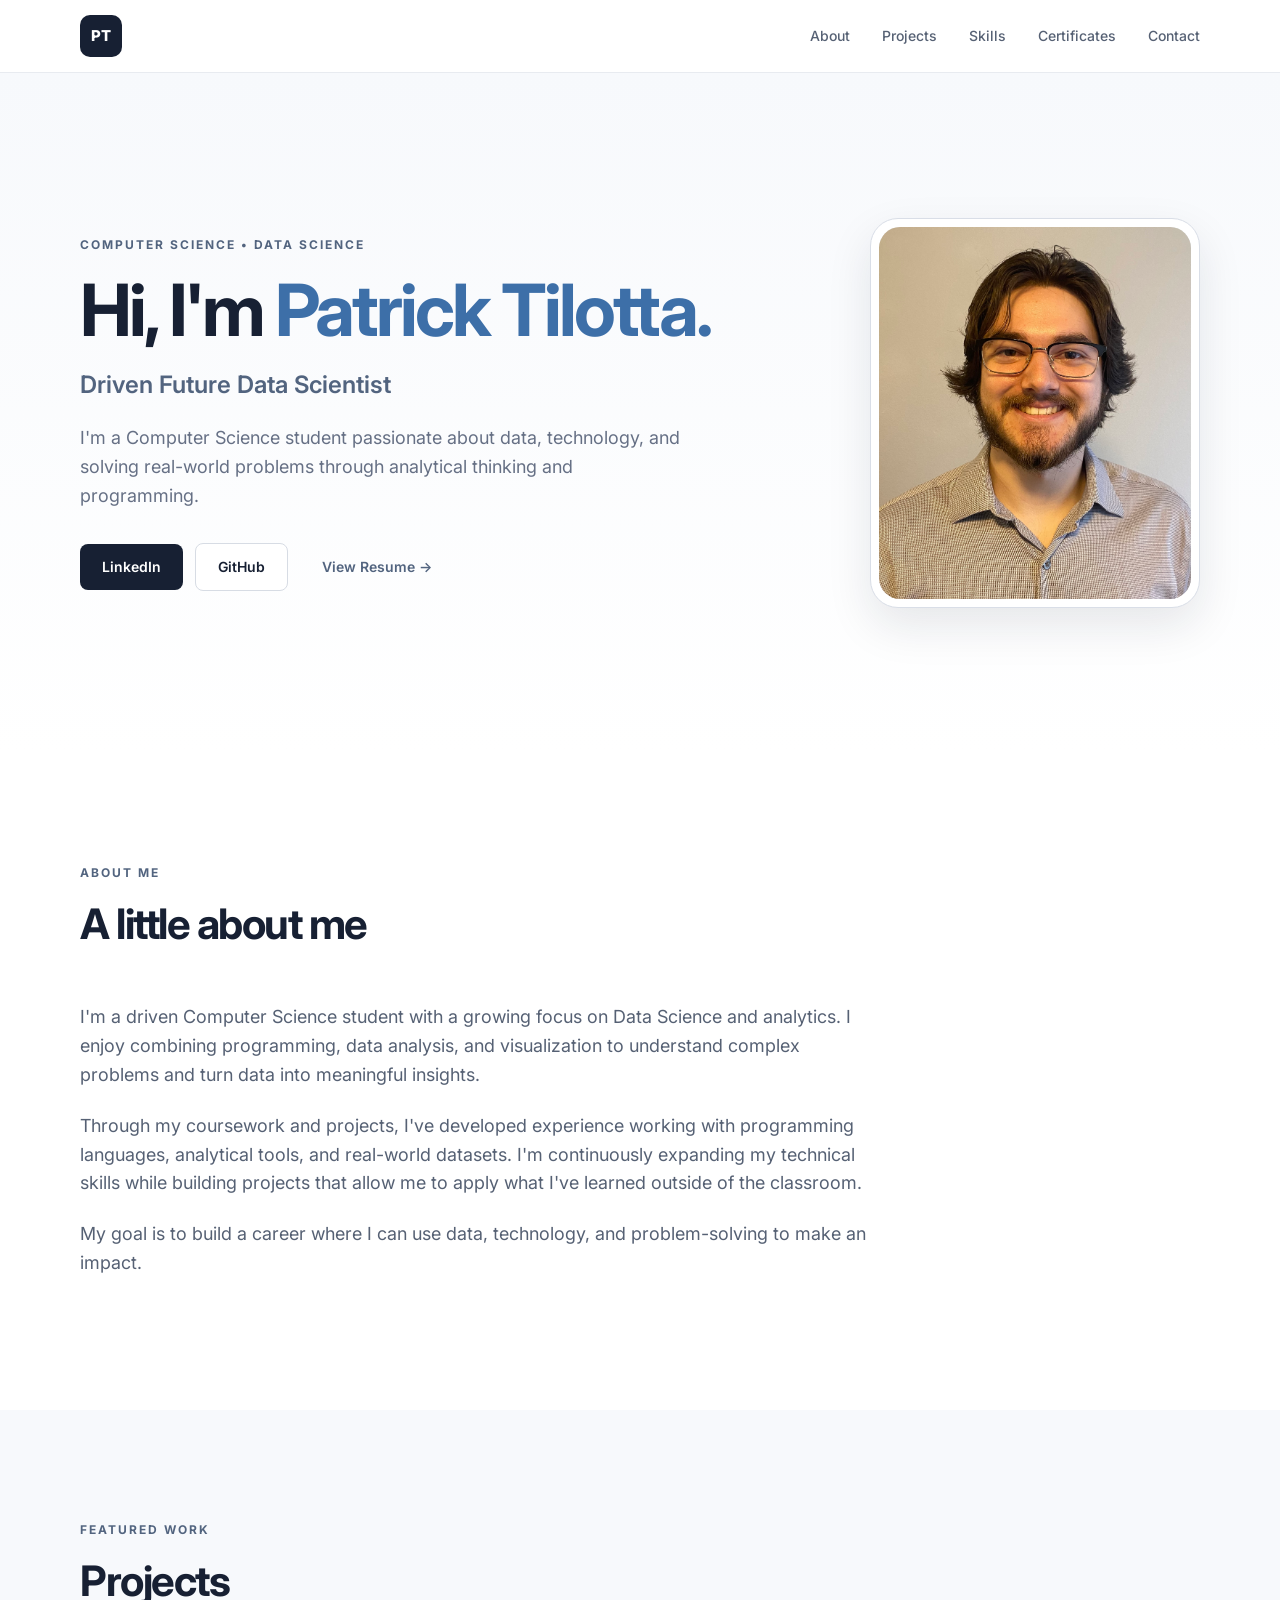
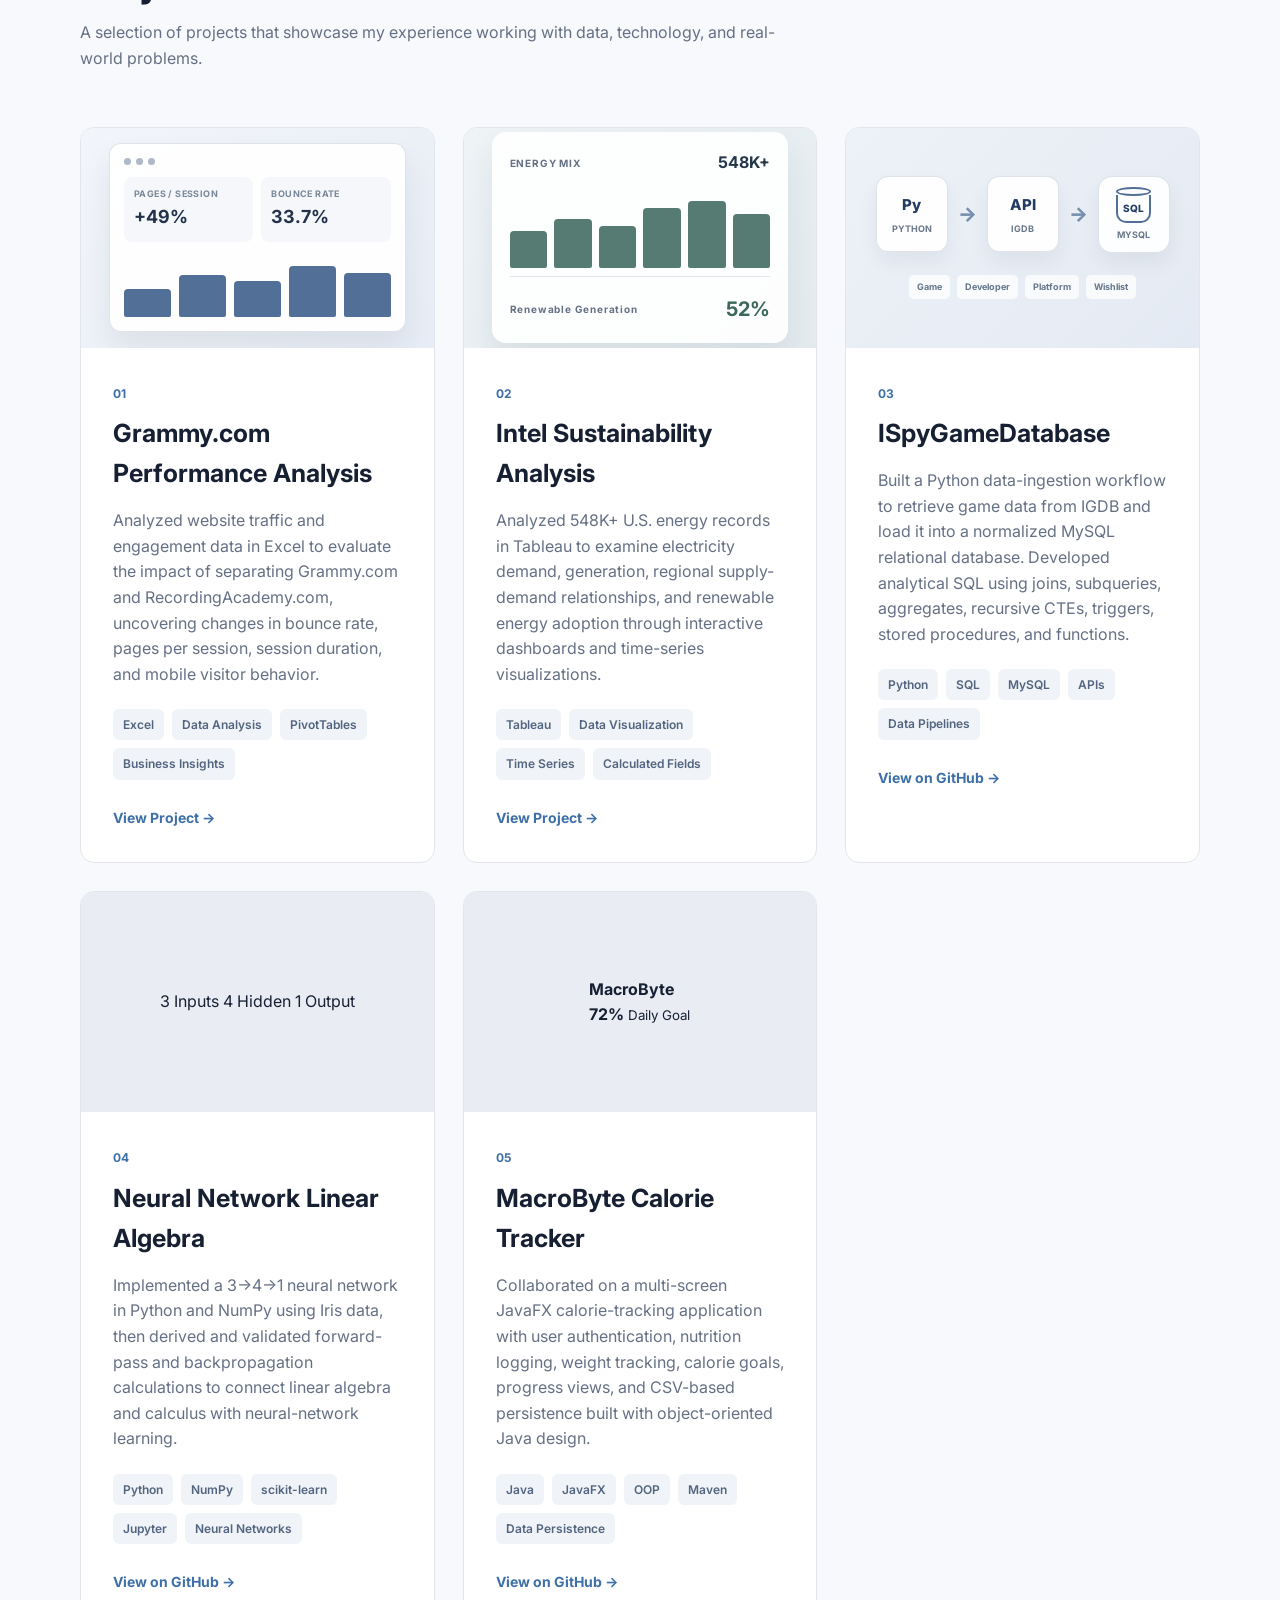
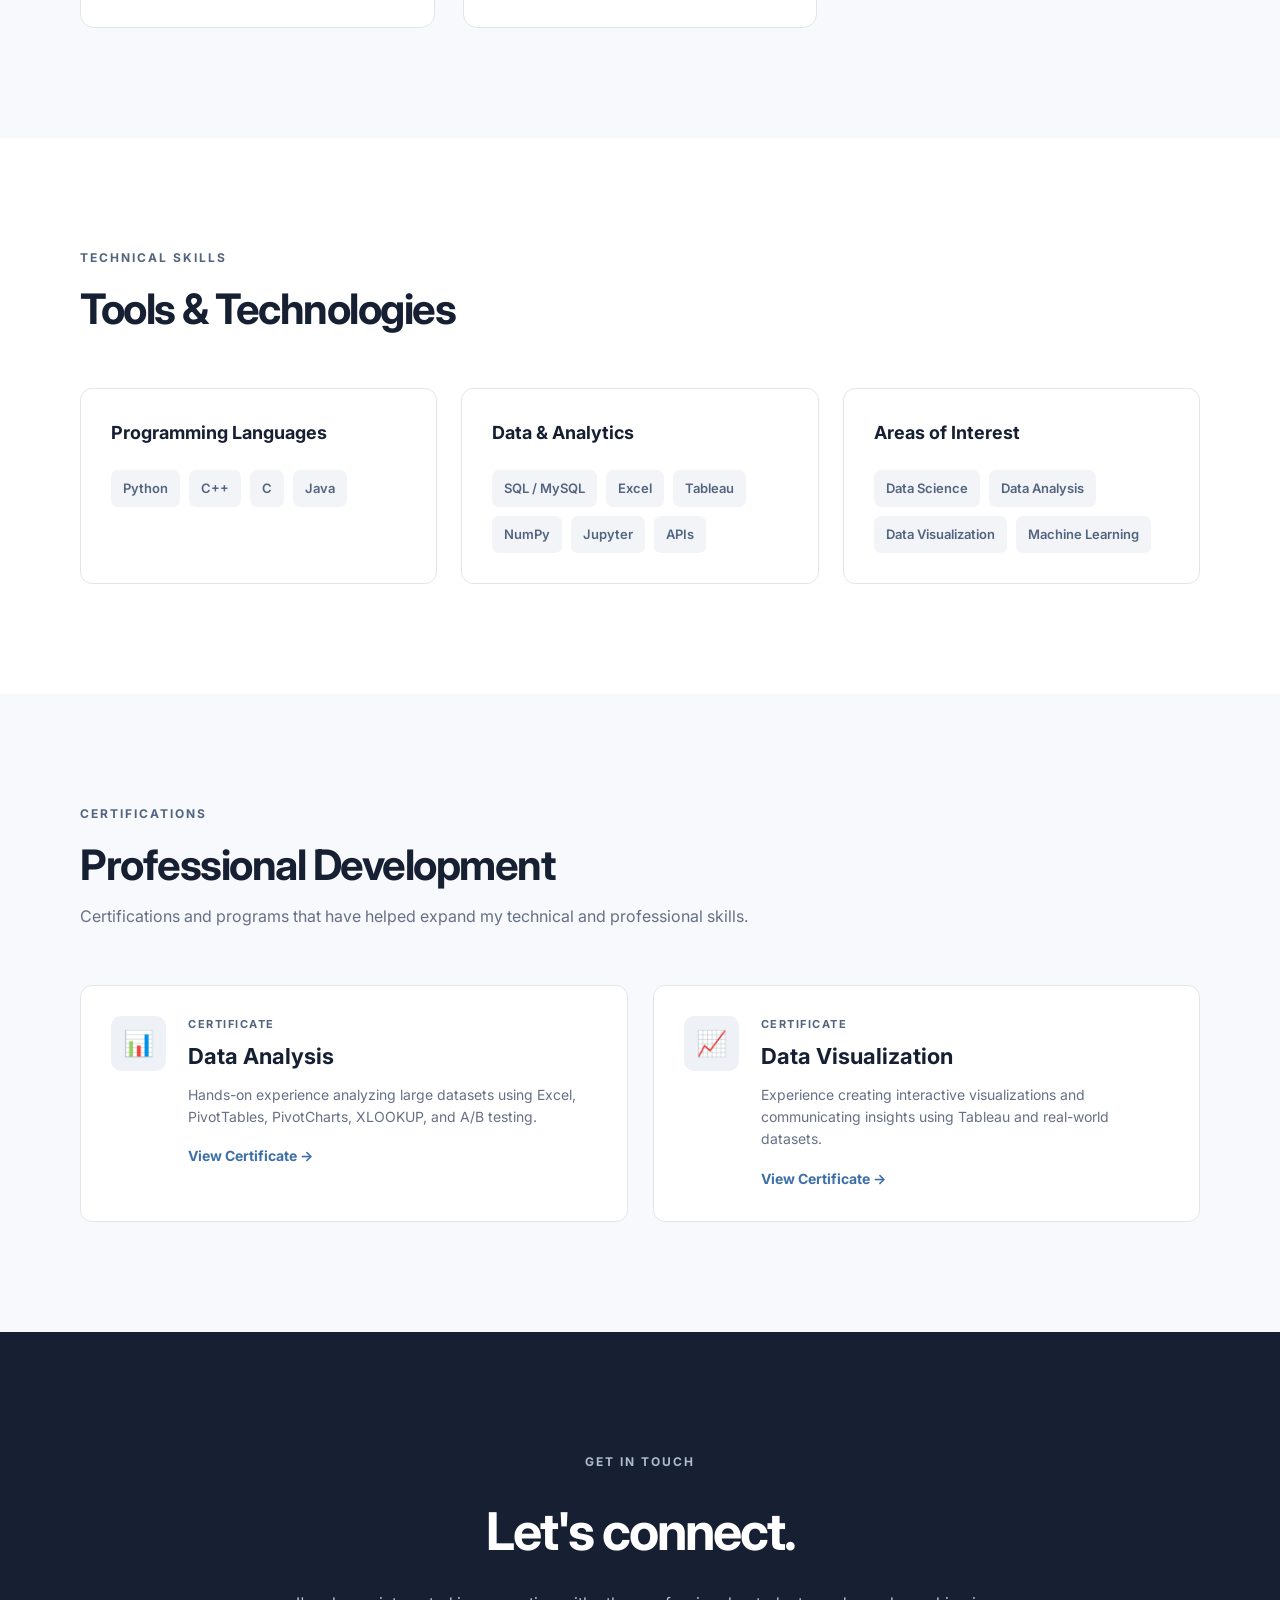
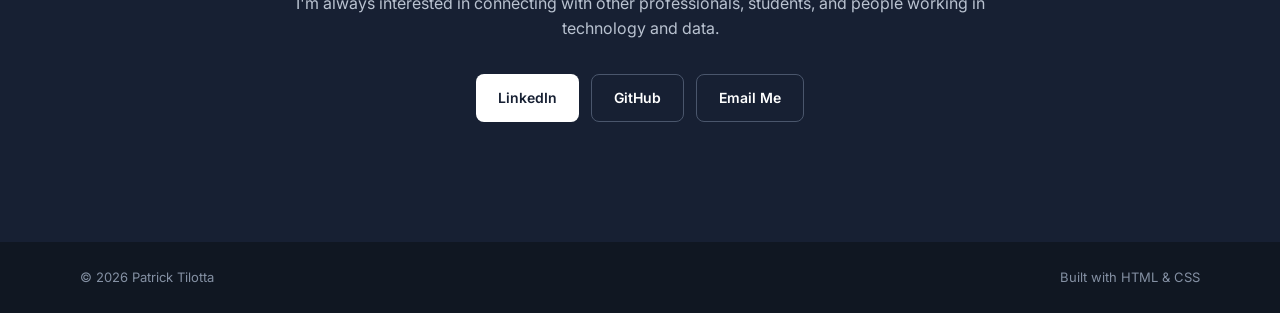
<file: index.html>
<!DOCTYPE html>
<html lang="en">
<head>
    <meta charset="UTF-8">
    <meta name="viewport" content="width=device-width, initial-scale=1.0">

    <title>Patrick Tilotta | Future Data Scientist</title>

    <link rel="stylesheet" href="styles.css">

    <!-- Google Font -->
    <link rel="preconnect" href="https://fonts.googleapis.com">
    <link rel="preconnect" href="https://fonts.gstatic.com" crossorigin>
    <link
        href="https://fonts.googleapis.com/css2?family=Inter:wght@400;500;600;700;800&display=swap"
        rel="stylesheet"
    >
</head>

<body>

    <!-- ================= NAVIGATION ================= -->

    <header class="navbar">
        <div class="container nav-container">

            <a href="#home" class="logo">
                PT
            </a>

            <nav>
                <a href="#about">About</a>
                <a href="#projects">Projects</a>
                <a href="#skills">Skills</a>
                <a href="#certificates">Certificates</a>
                <a href="#contact">Contact</a>
            </nav>

        </div>
    </header>


    <main>

        <!-- ================= HERO ================= -->

        <section id="home" class="hero">

            <div class="container hero-container">

                <div class="hero-text">

                    <p class="eyebrow">
                        COMPUTER SCIENCE • DATA SCIENCE
                    </p>

                    <h1>
                        Hi, I'm <span>Patrick Tilotta.</span>
                    </h1>

                    <h2>
                        Driven Future Data Scientist
                    </h2>

                    <p class="hero-description">
                        I'm a Computer Science student passionate about data,
                        technology, and solving real-world problems through
                        analytical thinking and programming.
                    </p>

                    <div class="hero-buttons">

                        <a
                            href="https://www.linkedin.com/in/patrick-louis-tilotta/"
                            target="_blank"
                            class="button primary-button"
                        >
                            LinkedIn
                        </a>

                        <a
                            href="https://github.com/PattyPrograms"
                            target="_blank"
                            class="button secondary-button"
                        >
                            GitHub
                        </a>

                        <a
                            href="Patrick_Tilotta_Data_Analytics_Resume.pdf"
                            target="_blank"
                            class="button text-button"
                        >
                            View Resume →
                        </a>

                    </div>

                </div>


                <!-- PROFILE PHOTO -->

                <div class="profile-container">

                    <div class="profile-ring">

                        <img
                            src="linked-in-profile-pic-resized-75-75.png"
                            alt="Patrick Tilotta"
                            class="profile-picture"
                        >

                    </div>

                </div>

            </div>

        </section>


        <!-- ================= ABOUT ================= -->

        <section id="about" class="section">

            <div class="container">

                <div class="section-heading">
                    <p class="section-label">ABOUT ME</p>
                    <h2>A little about me</h2>
                </div>

                <div class="about-content">

                    <p>
                        I'm a driven Computer Science student with a growing
                        focus on Data Science and analytics. I enjoy combining
                        programming, data analysis, and visualization to
                        understand complex problems and turn data into
                        meaningful insights.
                    </p>

                    <p>
                        Through my coursework and projects, I've developed
                        experience working with programming languages,
                        analytical tools, and real-world datasets. I'm
                        continuously expanding my technical skills while
                        building projects that allow me to apply what I've
                        learned outside of the classroom.
                    </p>

                    <p>
                        My goal is to build a career where I can use data,
                        technology, and problem-solving to make an impact.
                    </p>

                </div>

            </div>

        </section>


        <!-- ================= PROJECTS ================= -->

        <section id="projects" class="section projects-section">

            <div class="container">

                <div class="section-heading">

                    <p class="section-label">FEATURED WORK</p>

                    <h2>Projects</h2>

                    <p>
                        A selection of projects that showcase my experience
                        working with data, technology, and real-world problems.
                    </p>

                </div>


                <div class="projects-grid">

                    <!-- PROJECT 1 -->

                    <article class="project-card">

                        <div class="project-image project-visual grammy-visual" aria-hidden="true">
                            <div class="visual-window">
                                <div class="visual-window-bar">
                                    <span></span><span></span><span></span>
                                </div>
                                <div class="metric-row">
                                    <div class="metric-card">
                                        <small>Pages / Session</small>
                                        <strong>+49%</strong>
                                    </div>
                                    <div class="metric-card">
                                        <small>Bounce Rate</small>
                                        <strong>33.7%</strong>
                                    </div>
                                </div>
                                <div class="mini-bars">
                                    <span style="--bar: 46%"></span>
                                    <span style="--bar: 68%"></span>
                                    <span style="--bar: 58%"></span>
                                    <span style="--bar: 82%"></span>
                                    <span style="--bar: 72%"></span>
                                </div>
                            </div>
                        </div>

                        <div class="project-content">

                            <span class="project-number">01</span>

                            <h3>Grammy.com Performance Analysis</h3>

                            <p>
                                Analyzed website traffic and engagement data in Excel to evaluate the impact of
                                separating Grammy.com and RecordingAcademy.com, uncovering changes in bounce rate,
                                pages per session, session duration, and mobile visitor behavior.
                            </p>

                            <div class="project-tags">
                                <span>Excel</span>
                                <span>Data Analysis</span>
                                <span>PivotTables</span>
                                <span>Business Insights</span>
                            </div>

                            <a
                                href="https://1drv.ms/x/c/7c292b704f05200e/IQBtS-e2HvySTpnbSXhNe15jAV7fnZGqDgHYlkeS0c-0PRA?e=Dptwmh"
                                target="_blank"
                                rel="noopener noreferrer"
                                class="project-link"
                            >
                                View Project →
                            </a>

                        </div>

                    </article>


                    <!-- PROJECT 2 -->

                    <article class="project-card">

                        <div class="project-image project-visual intel-visual" aria-hidden="true">
                            <div class="energy-card">
                                <div class="energy-header">
                                    <span>ENERGY MIX</span>
                                    <strong>548K+</strong>
                                </div>
                                <div class="energy-chart">
                                    <span style="--bar: 48%"></span>
                                    <span style="--bar: 64%"></span>
                                    <span style="--bar: 55%"></span>
                                    <span style="--bar: 78%"></span>
                                    <span style="--bar: 88%"></span>
                                    <span style="--bar: 70%"></span>
                                </div>
                                <div class="energy-footer">
                                    <span>Renewable Generation</span>
                                    <strong>52%</strong>
                                </div>
                            </div>
                        </div>

                        <div class="project-content">

                            <span class="project-number">02</span>

                            <h3>Intel Sustainability Analysis</h3>

                            <p>
                                Analyzed 548K+ U.S. energy records in Tableau to examine electricity demand,
                                generation, regional supply-demand relationships, and renewable energy adoption
                                through interactive dashboards and time-series visualizations.
                            </p>

                            <div class="project-tags">
                                <span>Tableau</span>
                                <span>Data Visualization</span>
                                <span>Time Series</span>
                                <span>Calculated Fields</span>
                            </div>

                            <a
                                href="https://public.tableau.com/app/profile/patrick.tilotta/viz/IntelSustainabilityAnalysisGlobalCareerAccelerator/WriteAnswersHere"
                                target="_blank"
                                rel="noopener noreferrer"
                                class="project-link"
                            >
                                View Project →
                            </a>

                        </div>

                    </article>


                    <!-- PROJECT 3 -->

                    <article class="project-card project-card-featured">

                        <div class="project-image project-visual ispy-visual" aria-hidden="true">
                            <div class="pipeline">
                                <div class="pipeline-node python-node">
                                    <span class="node-icon">Py</span>
                                    <small>Python</small>
                                </div>
                                <span class="pipeline-arrow">→</span>
                                <div class="pipeline-node api-node">
                                    <span class="node-icon">API</span>
                                    <small>IGDB</small>
                                </div>
                                <span class="pipeline-arrow">→</span>
                                <div class="pipeline-node database-node">
                                    <span class="database-top"></span>
                                    <span class="database-body">SQL</span>
                                    <small>MySQL</small>
                                </div>
                            </div>
                            <div class="schema-lines">
                                <span>Game</span>
                                <span>Developer</span>
                                <span>Platform</span>
                                <span>Wishlist</span>
                            </div>
                        </div>

                        <div class="project-content">

                            <span class="project-number">03</span>

                            <h3>ISpyGameDatabase</h3>

                            <p>
                                Built a Python data-ingestion workflow to retrieve game data from IGDB and load it
                                into a normalized MySQL relational database. Developed analytical SQL using joins,
                                subqueries, aggregates, recursive CTEs, triggers, stored procedures, and functions.
                            </p>

                            <div class="project-tags">
                                <span>Python</span>
                                <span>SQL</span>
                                <span>MySQL</span>
                                <span>APIs</span>
                                <span>Data Pipelines</span>
                            </div>

                            <a
                                href="https://github.com/PattyPrograms/ISpyGameDatabase"
                                target="_blank"
                                rel="noopener noreferrer"
                                class="project-link"
                            >
                                View on GitHub →
                            </a>

                        </div>

                    </article>


                    <!-- PROJECT 4 -->

                    <article class="project-card">

                        <div class="project-image project-visual neural-visual" aria-hidden="true">
                            <div class="neural-network">
                                <div class="network-layer input-layer">
                                    <span></span><span></span><span></span>
                                </div>
                                <div class="network-connections connection-left">
                                    <i></i><i></i><i></i><i></i><i></i><i></i>
                                </div>
                                <div class="network-layer hidden-layer">
                                    <span></span><span></span><span></span><span></span>
                                </div>
                                <div class="network-connections connection-right">
                                    <i></i><i></i><i></i><i></i>
                                </div>
                                <div class="network-layer output-layer">
                                    <span></span>
                                </div>
                            </div>
                            <div class="neural-caption">
                                <span>3 Inputs</span>
                                <span>4 Hidden</span>
                                <span>1 Output</span>
                            </div>
                        </div>

                        <div class="project-content">

                            <span class="project-number">04</span>

                            <h3>Neural Network Linear Algebra</h3>

                            <p>
                                Implemented a 3→4→1 neural network in Python and NumPy using Iris data, then
                                derived and validated forward-pass and backpropagation calculations to connect
                                linear algebra and calculus with neural-network learning.
                            </p>

                            <div class="project-tags">
                                <span>Python</span>
                                <span>NumPy</span>
                                <span>scikit-learn</span>
                                <span>Jupyter</span>
                                <span>Neural Networks</span>
                            </div>

                            <a
                                href="https://github.com/PattyPrograms/Neural-Network-Linear-Algebra"
                                target="_blank"
                                rel="noopener noreferrer"
                                class="project-link"
                            >
                                View on GitHub →
                            </a>

                        </div>

                    </article>


                    <!-- PROJECT 5 -->

                    <article class="project-card">

                        <div class="project-image project-visual macrobyte-visual" aria-hidden="true">
                            <div class="app-window">
                                <div class="app-window-bar">
                                    <span></span><span></span><span></span>
                                    <strong>MacroByte</strong>
                                </div>
                                <div class="app-body">
                                    <div class="app-sidebar">
                                        <span></span><span></span><span></span><span></span>
                                    </div>
                                    <div class="app-dashboard">
                                        <div class="calorie-ring">
                                            <strong>72%</strong>
                                            <small>Daily Goal</small>
                                        </div>
                                        <div class="progress-list">
                                            <span style="--progress: 76%"></span>
                                            <span style="--progress: 58%"></span>
                                            <span style="--progress: 86%"></span>
                                        </div>
                                    </div>
                                </div>
                            </div>
                        </div>

                        <div class="project-content">

                            <span class="project-number">05</span>

                            <h3>MacroByte Calorie Tracker</h3>

                            <p>
                                Collaborated on a multi-screen JavaFX calorie-tracking application with user
                                authentication, nutrition logging, weight tracking, calorie goals, progress views,
                                and CSV-based persistence built with object-oriented Java design.
                            </p>

                            <div class="project-tags">
                                <span>Java</span>
                                <span>JavaFX</span>
                                <span>OOP</span>
                                <span>Maven</span>
                                <span>Data Persistence</span>
                            </div>

                            <a
                                href="https://github.com/PattyPrograms/Java-Calorie-Tracker-Application"
                                target="_blank"
                                rel="noopener noreferrer"
                                class="project-link"
                            >
                                View on GitHub →
                            </a>

                        </div>

                    </article>

                </div>

            </div>

        </section>


        <!-- ================= SKILLS ================= -->

        <section id="skills" class="section">

            <div class="container">

                <div class="section-heading">

                    <p class="section-label">
                        TECHNICAL SKILLS
                    </p>

                    <h2>Tools & Technologies</h2>

                </div>


                <div class="skills-grid">

                    <div class="skill-category">

                        <h3>Programming Languages</h3>

                        <div class="skill-list">
                            <span>Python</span>
                            <span>C++</span>
                            <span>C</span>
                            <span>Java</span>
                        </div>

                    </div>


                    <div class="skill-category">

                        <h3>Data & Analytics</h3>

                        <div class="skill-list">
                            <span>SQL / MySQL</span>
                            <span>Excel</span>
                            <span>Tableau</span>
                            <span>NumPy</span>
                            <span>Jupyter</span>
                            <span>APIs</span>
                        </div>

                    </div>


                    <div class="skill-category">

                        <h3>Areas of Interest</h3>

                        <div class="skill-list">
                            <span>Data Science</span>
                            <span>Data Analysis</span>
                            <span>Data Visualization</span>
                            <span>Machine Learning</span>
                        </div>

                    </div>

                </div>

            </div>

        </section>


        <!-- ================= CERTIFICATES ================= -->

        <section id="certificates" class="section certificates-section">

            <div class="container">

                <div class="section-heading">

                    <p class="section-label">
                        CERTIFICATIONS
                    </p>

                    <h2>Professional Development</h2>

                    <p>
                        Certifications and programs that have helped expand
                        my technical and professional skills.
                    </p>

                </div>


                <div class="certificates-grid">

                    <!-- DATA ANALYSIS -->

                    <div class="certificate-card">

                        <div class="certificate-icon">
                            📊
                        </div>

                        <div>

                            <p class="certificate-type">
                                CERTIFICATE
                            </p>

                            <h3>
                                Data Analysis
                            </h3>

                            <p>
                                Hands-on experience analyzing large datasets
                                using Excel, PivotTables, PivotCharts,
                                XLOOKUP, and A/B testing.
                            </p>

                            <a
                                href="https://www.credential.net/d4e550ae-9095-40c3-ad6a-86f4d28a4209#acc.Ol52i86j"
                                target="_blank"
                                class="certificate-link"
                            >
                                View Certificate →
                            </a>

                        </div>

                    </div>


                    <!-- DATA VISUALIZATION -->

                    <div class="certificate-card">

                        <div class="certificate-icon">
                            📈
                        </div>

                        <div>

                            <p class="certificate-type">
                                CERTIFICATE
                            </p>

                            <h3>
                                Data Visualization
                            </h3>

                            <p>
                                Experience creating interactive visualizations
                                and communicating insights using Tableau and
                                real-world datasets.
                            </p>

                            <a
                                href="https://www.credential.net/2d4aed6c-afa8-4601-994d-ef4af32f390b#acc.orkwEZ9m"
                                target="_blank"
                                class="certificate-link"
                            >
                                View Certificate →
                            </a>

                        </div>

                    </div>

                </div>

            </div>

        </section>


        <!-- ================= CONTACT ================= -->

        <section id="contact" class="contact-section">

            <div class="container contact-container">

                <p class="section-label">
                    GET IN TOUCH
                </p>

                <h2>
                    Let's connect.
                </h2>

                <p>
                    I'm always interested in connecting with other
                    professionals, students, and people working in
                    technology and data.
                </p>

                <div class="contact-buttons">

                    <a
                        href="https://www.linkedin.com/in/patrick-louis-tilotta/"
                        target="_blank"
                        class="button primary-button"
                    >
                        LinkedIn
                    </a>

                    <a
                        href="https://github.com/PattyPrograms"
                        target="_blank"
                        class="button secondary-button"
                    >
                        GitHub
                    </a>

                    <a
                        href="mailto:patricktilotta15@gmail.com"
                        class="button secondary-button"
                    >
                        Email Me
                    </a>

                </div>

            </div>

        </section>

    </main>


    <!-- ================= FOOTER ================= -->

    <footer>

        <div class="container footer-container">

            <p>
                © 2026 Patrick Tilotta
            </p>

            <p>
                Built with HTML & CSS
            </p>

        </div>

    </footer>


</body>
</html>
</file>
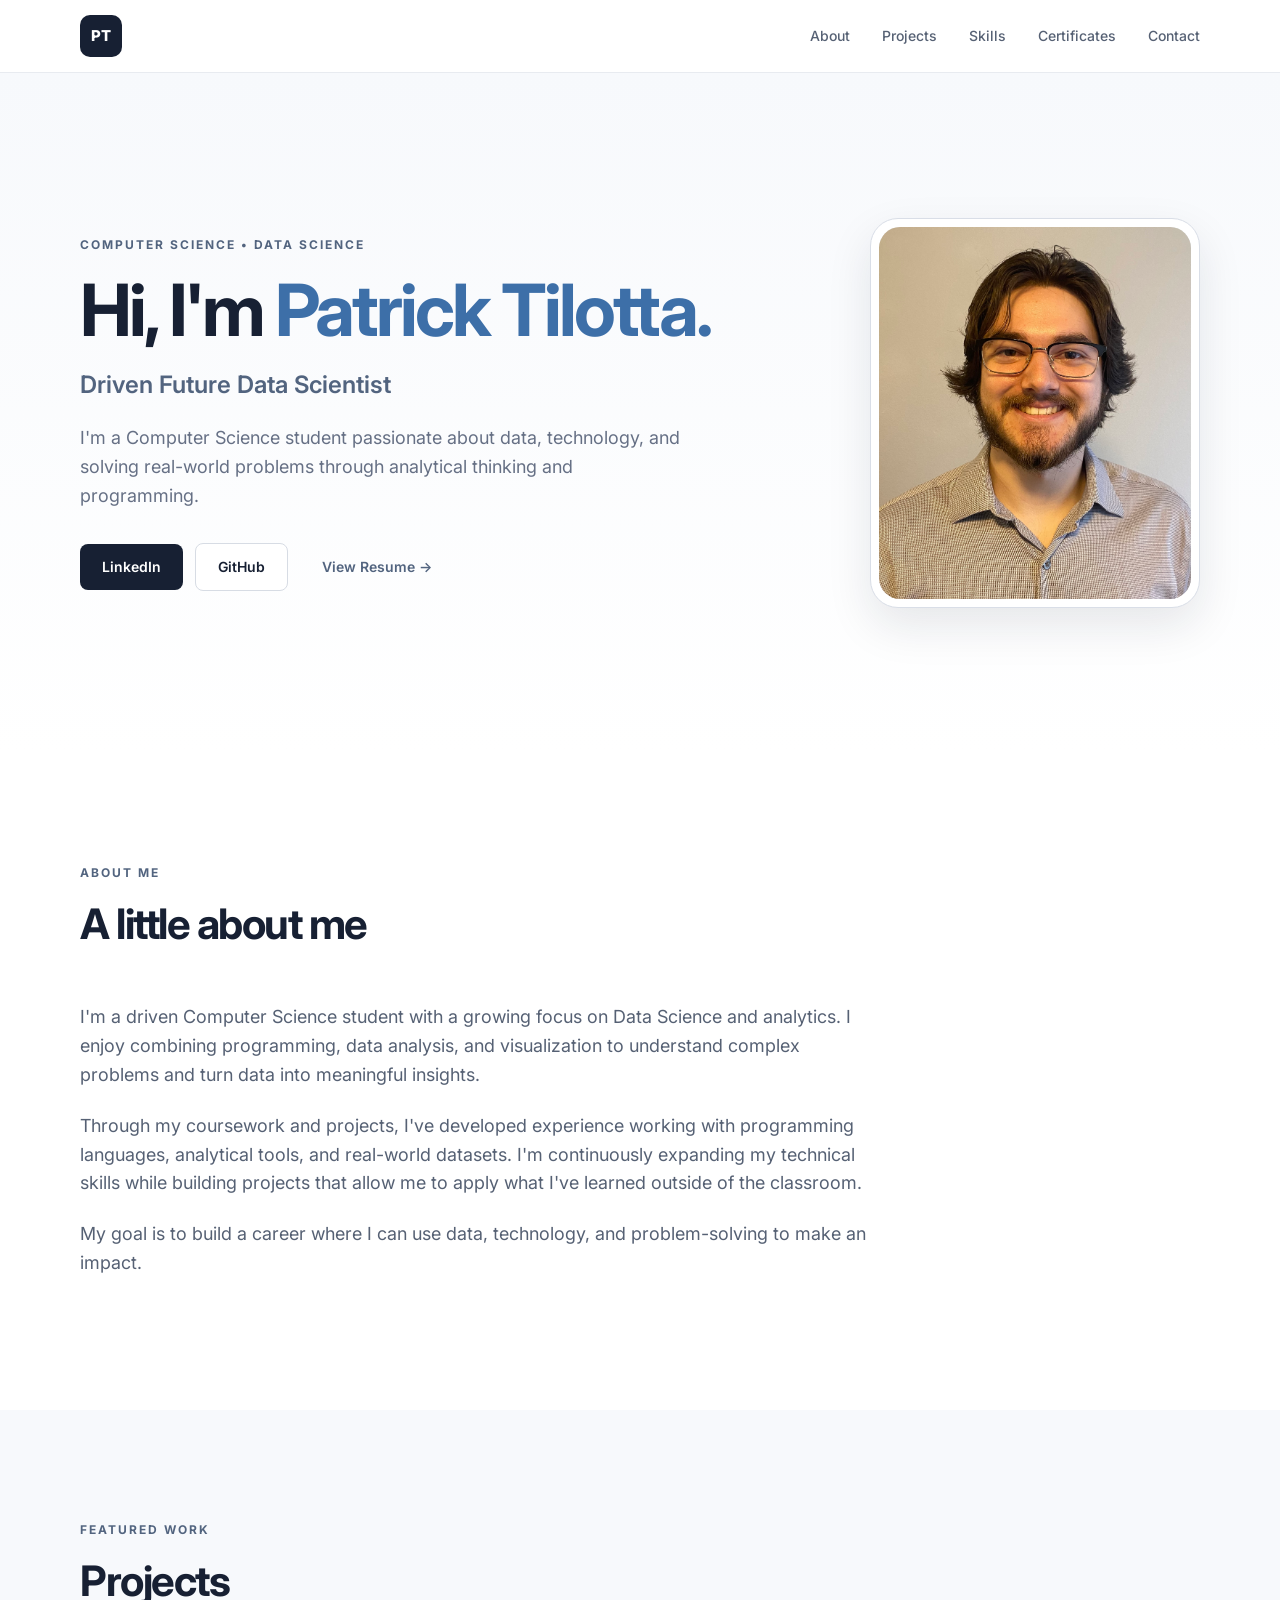
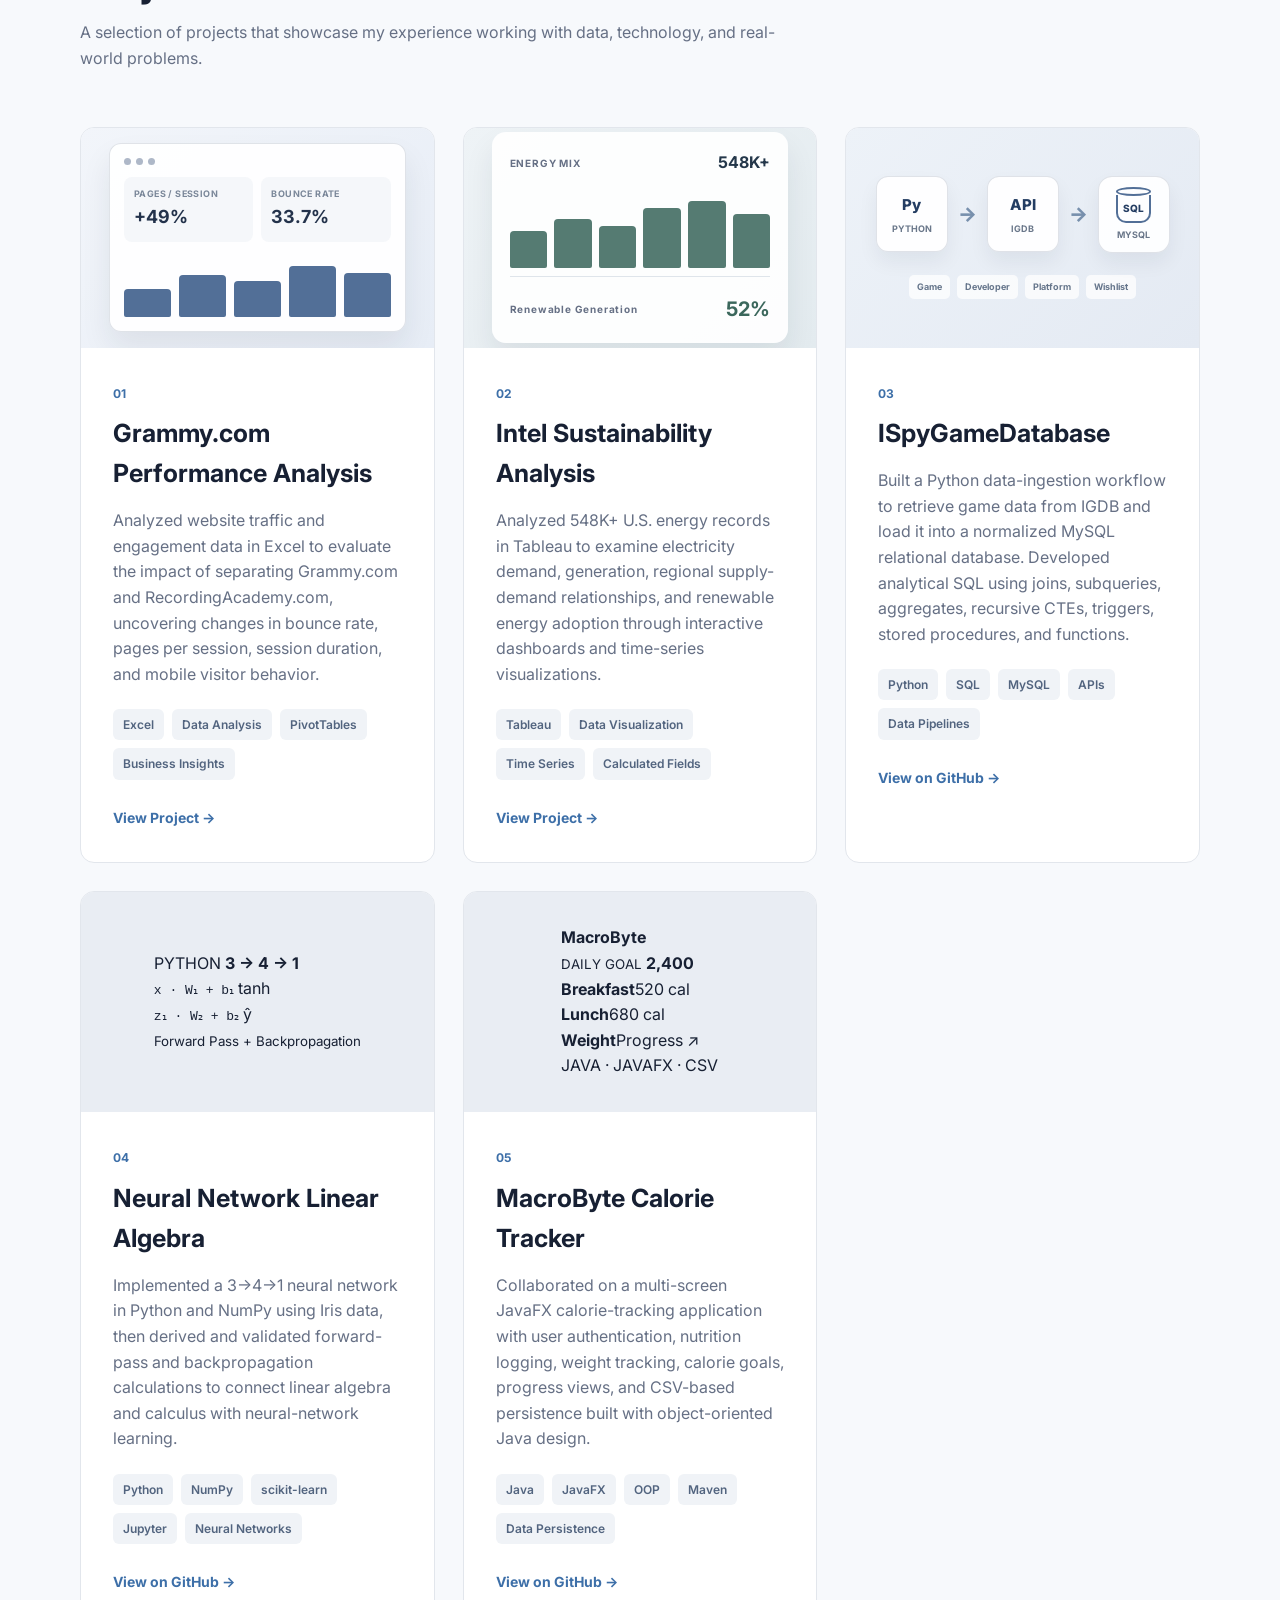
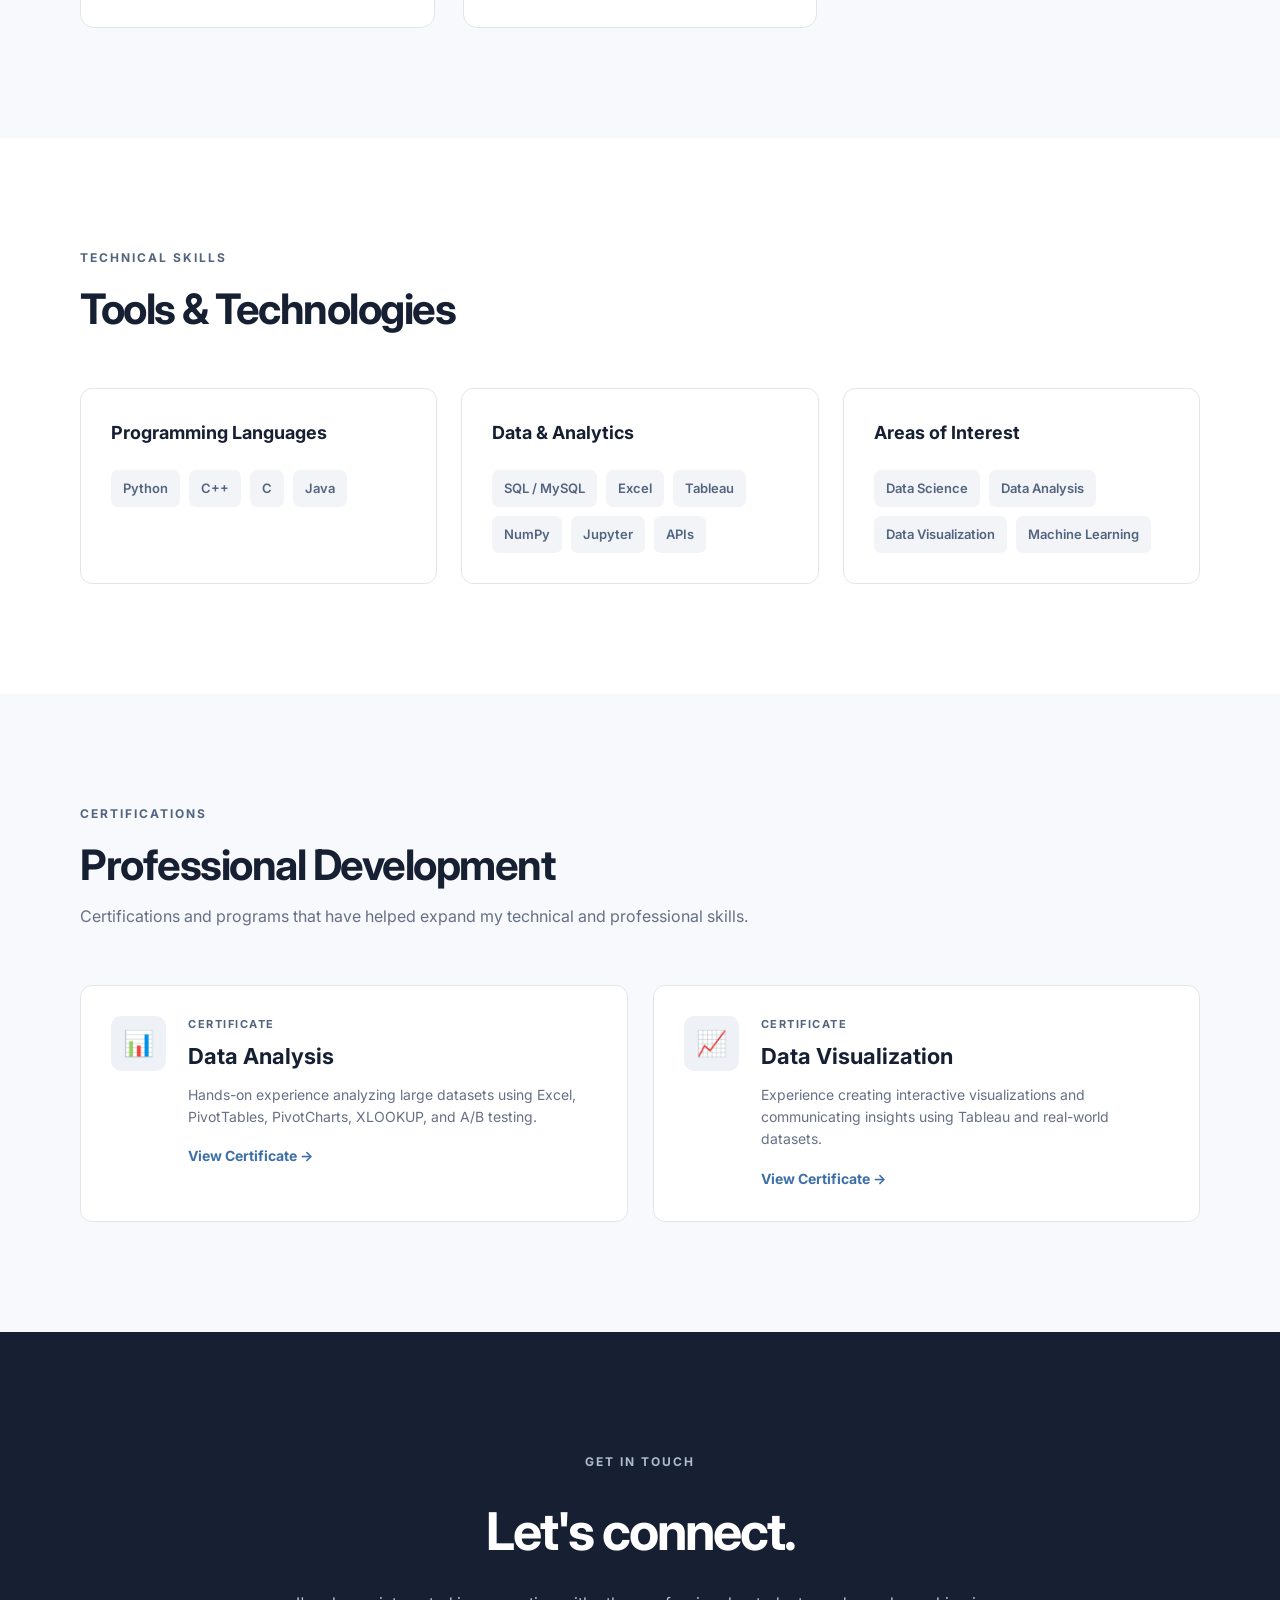
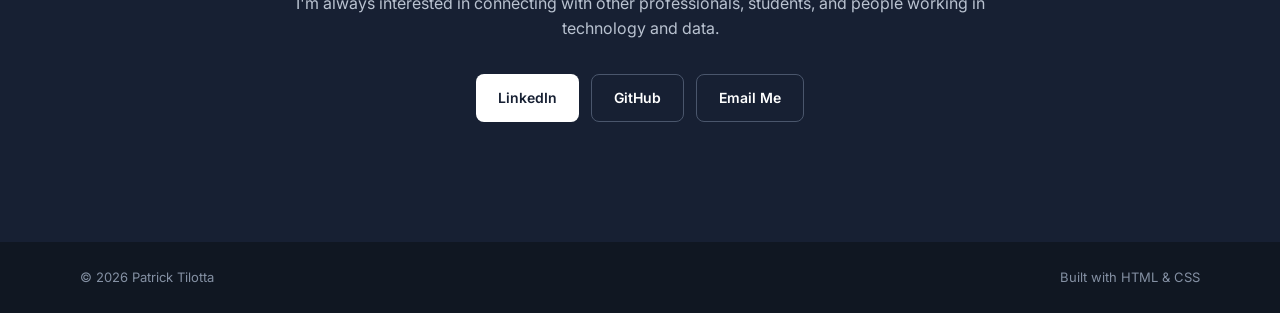
<file: index(2).html>
<!DOCTYPE html>
<html lang="en">
<head>
    <meta charset="UTF-8">
    <meta name="viewport" content="width=device-width, initial-scale=1.0">

    <title>Patrick Tilotta | Future Data Scientist</title>

    <link rel="stylesheet" href="styles.css">

    <!-- Google Font -->
    <link rel="preconnect" href="https://fonts.googleapis.com">
    <link rel="preconnect" href="https://fonts.gstatic.com" crossorigin>
    <link
        href="https://fonts.googleapis.com/css2?family=Inter:wght@400;500;600;700;800&display=swap"
        rel="stylesheet"
    >
</head>

<body>

    <!-- ================= NAVIGATION ================= -->

    <header class="navbar">
        <div class="container nav-container">

            <a href="#home" class="logo">
                PT
            </a>

            <nav>
                <a href="#about">About</a>
                <a href="#projects">Projects</a>
                <a href="#skills">Skills</a>
                <a href="#certificates">Certificates</a>
                <a href="#contact">Contact</a>
            </nav>

        </div>
    </header>


    <main>

        <!-- ================= HERO ================= -->

        <section id="home" class="hero">

            <div class="container hero-container">

                <div class="hero-text">

                    <p class="eyebrow">
                        COMPUTER SCIENCE • DATA SCIENCE
                    </p>

                    <h1>
                        Hi, I'm <span>Patrick Tilotta.</span>
                    </h1>

                    <h2>
                        Driven Future Data Scientist
                    </h2>

                    <p class="hero-description">
                        I'm a Computer Science student passionate about data,
                        technology, and solving real-world problems through
                        analytical thinking and programming.
                    </p>

                    <div class="hero-buttons">

                        <a
                            href="https://www.linkedin.com/in/patrick-louis-tilotta/"
                            target="_blank"
                            class="button primary-button"
                        >
                            LinkedIn
                        </a>

                        <a
                            href="https://github.com/PattyPrograms"
                            target="_blank"
                            class="button secondary-button"
                        >
                            GitHub
                        </a>

                        <a
                            href="Patrick_Tilotta_Data_Analytics_Resume.pdf"
                            target="_blank"
                            class="button text-button"
                        >
                            View Resume →
                        </a>

                    </div>

                </div>


                <!-- PROFILE PHOTO -->

                <div class="profile-container">

                    <div class="profile-ring">

                        <img
                            src="linked-in-profile-pic-resized-75-75.png"
                            alt="Patrick Tilotta"
                            class="profile-picture"
                        >

                    </div>

                </div>

            </div>

        </section>


        <!-- ================= ABOUT ================= -->

        <section id="about" class="section">

            <div class="container">

                <div class="section-heading">
                    <p class="section-label">ABOUT ME</p>
                    <h2>A little about me</h2>
                </div>

                <div class="about-content">

                    <p>
                        I'm a driven Computer Science student with a growing
                        focus on Data Science and analytics. I enjoy combining
                        programming, data analysis, and visualization to
                        understand complex problems and turn data into
                        meaningful insights.
                    </p>

                    <p>
                        Through my coursework and projects, I've developed
                        experience working with programming languages,
                        analytical tools, and real-world datasets. I'm
                        continuously expanding my technical skills while
                        building projects that allow me to apply what I've
                        learned outside of the classroom.
                    </p>

                    <p>
                        My goal is to build a career where I can use data,
                        technology, and problem-solving to make an impact.
                    </p>

                </div>

            </div>

        </section>


        <!-- ================= PROJECTS ================= -->

        <section id="projects" class="section projects-section">

            <div class="container">

                <div class="section-heading">

                    <p class="section-label">FEATURED WORK</p>

                    <h2>Projects</h2>

                    <p>
                        A selection of projects that showcase my experience
                        working with data, technology, and real-world problems.
                    </p>

                </div>


                <div class="projects-grid">

                    <!-- PROJECT 1 -->

                    <article class="project-card">

                        <div class="project-image project-visual grammy-visual" aria-hidden="true">
                            <div class="visual-window">
                                <div class="visual-window-bar">
                                    <span></span><span></span><span></span>
                                </div>
                                <div class="metric-row">
                                    <div class="metric-card">
                                        <small>Pages / Session</small>
                                        <strong>+49%</strong>
                                    </div>
                                    <div class="metric-card">
                                        <small>Bounce Rate</small>
                                        <strong>33.7%</strong>
                                    </div>
                                </div>
                                <div class="mini-bars">
                                    <span style="--bar: 46%"></span>
                                    <span style="--bar: 68%"></span>
                                    <span style="--bar: 58%"></span>
                                    <span style="--bar: 82%"></span>
                                    <span style="--bar: 72%"></span>
                                </div>
                            </div>
                        </div>

                        <div class="project-content">

                            <span class="project-number">01</span>

                            <h3>Grammy.com Performance Analysis</h3>

                            <p>
                                Analyzed website traffic and engagement data in Excel to evaluate the impact of
                                separating Grammy.com and RecordingAcademy.com, uncovering changes in bounce rate,
                                pages per session, session duration, and mobile visitor behavior.
                            </p>

                            <div class="project-tags">
                                <span>Excel</span>
                                <span>Data Analysis</span>
                                <span>PivotTables</span>
                                <span>Business Insights</span>
                            </div>

                            <a
                                href="https://1drv.ms/x/c/7c292b704f05200e/IQBtS-e2HvySTpnbSXhNe15jAV7fnZGqDgHYlkeS0c-0PRA?e=Dptwmh"
                                target="_blank"
                                rel="noopener noreferrer"
                                class="project-link"
                            >
                                View Project →
                            </a>

                        </div>

                    </article>


                    <!-- PROJECT 2 -->

                    <article class="project-card">

                        <div class="project-image project-visual intel-visual" aria-hidden="true">
                            <div class="energy-card">
                                <div class="energy-header">
                                    <span>ENERGY MIX</span>
                                    <strong>548K+</strong>
                                </div>
                                <div class="energy-chart">
                                    <span style="--bar: 48%"></span>
                                    <span style="--bar: 64%"></span>
                                    <span style="--bar: 55%"></span>
                                    <span style="--bar: 78%"></span>
                                    <span style="--bar: 88%"></span>
                                    <span style="--bar: 70%"></span>
                                </div>
                                <div class="energy-footer">
                                    <span>Renewable Generation</span>
                                    <strong>52%</strong>
                                </div>
                            </div>
                        </div>

                        <div class="project-content">

                            <span class="project-number">02</span>

                            <h3>Intel Sustainability Analysis</h3>

                            <p>
                                Analyzed 548K+ U.S. energy records in Tableau to examine electricity demand,
                                generation, regional supply-demand relationships, and renewable energy adoption
                                through interactive dashboards and time-series visualizations.
                            </p>

                            <div class="project-tags">
                                <span>Tableau</span>
                                <span>Data Visualization</span>
                                <span>Time Series</span>
                                <span>Calculated Fields</span>
                            </div>

                            <a
                                href="https://public.tableau.com/app/profile/patrick.tilotta/viz/IntelSustainabilityAnalysisGlobalCareerAccelerator/WriteAnswersHere"
                                target="_blank"
                                rel="noopener noreferrer"
                                class="project-link"
                            >
                                View Project →
                            </a>

                        </div>

                    </article>


                    <!-- PROJECT 3 -->

                    <article class="project-card project-card-featured">

                        <div class="project-image project-visual ispy-visual" aria-hidden="true">
                            <div class="pipeline">
                                <div class="pipeline-node python-node">
                                    <span class="node-icon">Py</span>
                                    <small>Python</small>
                                </div>
                                <span class="pipeline-arrow">→</span>
                                <div class="pipeline-node api-node">
                                    <span class="node-icon">API</span>
                                    <small>IGDB</small>
                                </div>
                                <span class="pipeline-arrow">→</span>
                                <div class="pipeline-node database-node">
                                    <span class="database-top"></span>
                                    <span class="database-body">SQL</span>
                                    <small>MySQL</small>
                                </div>
                            </div>
                            <div class="schema-lines">
                                <span>Game</span>
                                <span>Developer</span>
                                <span>Platform</span>
                                <span>Wishlist</span>
                            </div>
                        </div>

                        <div class="project-content">

                            <span class="project-number">03</span>

                            <h3>ISpyGameDatabase</h3>

                            <p>
                                Built a Python data-ingestion workflow to retrieve game data from IGDB and load it
                                into a normalized MySQL relational database. Developed analytical SQL using joins,
                                subqueries, aggregates, recursive CTEs, triggers, stored procedures, and functions.
                            </p>

                            <div class="project-tags">
                                <span>Python</span>
                                <span>SQL</span>
                                <span>MySQL</span>
                                <span>APIs</span>
                                <span>Data Pipelines</span>
                            </div>

                            <a
                                href="https://github.com/PattyPrograms/ISpyGameDatabase"
                                target="_blank"
                                rel="noopener noreferrer"
                                class="project-link"
                            >
                                View on GitHub →
                            </a>

                        </div>

                    </article>


                    <!-- PROJECT 4 -->

                    <article class="project-card">

                        <div class="project-image project-visual neural-visual" aria-hidden="true">
                            <div class="notebook-card">
                                <div class="notebook-top">
                                    <span>PYTHON</span>
                                    <strong>3 → 4 → 1</strong>
                                </div>
                                <div class="notebook-row">
                                    <code>x · W₁ + b₁</code>
                                    <span>tanh</span>
                                </div>
                                <div class="notebook-row">
                                    <code>z₁ · W₂ + b₂</code>
                                    <span>ŷ</span>
                                </div>
                                <div class="notebook-bottom">
                                    <div class="gradient-line">
                                        <i style="--h:72%"></i><i style="--h:54%"></i><i style="--h:38%"></i><i style="--h:24%"></i><i style="--h:15%"></i>
                                    </div>
                                    <small>Forward Pass + Backpropagation</small>
                                </div>
                            </div>
                        </div>

                        <div class="project-content">

                            <span class="project-number">04</span>

                            <h3>Neural Network Linear Algebra</h3>

                            <p>
                                Implemented a 3→4→1 neural network in Python and NumPy using Iris data, then
                                derived and validated forward-pass and backpropagation calculations to connect
                                linear algebra and calculus with neural-network learning.
                            </p>

                            <div class="project-tags">
                                <span>Python</span>
                                <span>NumPy</span>
                                <span>scikit-learn</span>
                                <span>Jupyter</span>
                                <span>Neural Networks</span>
                            </div>

                            <a
                                href="https://github.com/PattyPrograms/Neural-Network-Linear-Algebra"
                                target="_blank"
                                rel="noopener noreferrer"
                                class="project-link"
                            >
                                View on GitHub →
                            </a>

                        </div>

                    </article>


                    <!-- PROJECT 5 -->

                    <article class="project-card">

                        <div class="project-image project-visual macrobyte-visual" aria-hidden="true">
                            <div class="java-app-card">
                                <div class="java-app-top">
                                    <span></span><span></span><span></span>
                                    <strong>MacroByte</strong>
                                </div>
                                <div class="java-app-content">
                                    <div class="java-summary">
                                        <div>
                                            <small>DAILY GOAL</small>
                                            <strong>2,400</strong>
                                        </div>
                                        <div class="java-progress"><span></span></div>
                                    </div>
                                    <div class="java-rows">
                                        <div><b>Breakfast</b><span>520 cal</span></div>
                                        <div><b>Lunch</b><span>680 cal</span></div>
                                        <div><b>Weight</b><span>Progress ↗</span></div>
                                    </div>
                                </div>
                                <div class="java-footer">JAVA · JAVAFX · CSV</div>
                            </div>
                        </div>

                        <div class="project-content">

                            <span class="project-number">05</span>

                            <h3>MacroByte Calorie Tracker</h3>

                            <p>
                                Collaborated on a multi-screen JavaFX calorie-tracking application with user
                                authentication, nutrition logging, weight tracking, calorie goals, progress views,
                                and CSV-based persistence built with object-oriented Java design.
                            </p>

                            <div class="project-tags">
                                <span>Java</span>
                                <span>JavaFX</span>
                                <span>OOP</span>
                                <span>Maven</span>
                                <span>Data Persistence</span>
                            </div>

                            <a
                                href="https://github.com/PattyPrograms/Java-Calorie-Tracker-Application"
                                target="_blank"
                                rel="noopener noreferrer"
                                class="project-link"
                            >
                                View on GitHub →
                            </a>

                        </div>

                    </article>

                </div>

            </div>

        </section>


        <!-- ================= SKILLS ================= -->

        <section id="skills" class="section">

            <div class="container">

                <div class="section-heading">

                    <p class="section-label">
                        TECHNICAL SKILLS
                    </p>

                    <h2>Tools & Technologies</h2>

                </div>


                <div class="skills-grid">

                    <div class="skill-category">

                        <h3>Programming Languages</h3>

                        <div class="skill-list">
                            <span>Python</span>
                            <span>C++</span>
                            <span>C</span>
                            <span>Java</span>
                        </div>

                    </div>


                    <div class="skill-category">

                        <h3>Data & Analytics</h3>

                        <div class="skill-list">
                            <span>SQL / MySQL</span>
                            <span>Excel</span>
                            <span>Tableau</span>
                            <span>NumPy</span>
                            <span>Jupyter</span>
                            <span>APIs</span>
                        </div>

                    </div>


                    <div class="skill-category">

                        <h3>Areas of Interest</h3>

                        <div class="skill-list">
                            <span>Data Science</span>
                            <span>Data Analysis</span>
                            <span>Data Visualization</span>
                            <span>Machine Learning</span>
                        </div>

                    </div>

                </div>

            </div>

        </section>


        <!-- ================= CERTIFICATES ================= -->

        <section id="certificates" class="section certificates-section">

            <div class="container">

                <div class="section-heading">

                    <p class="section-label">
                        CERTIFICATIONS
                    </p>

                    <h2>Professional Development</h2>

                    <p>
                        Certifications and programs that have helped expand
                        my technical and professional skills.
                    </p>

                </div>


                <div class="certificates-grid">

                    <!-- DATA ANALYSIS -->

                    <div class="certificate-card">

                        <div class="certificate-icon">
                            📊
                        </div>

                        <div>

                            <p class="certificate-type">
                                CERTIFICATE
                            </p>

                            <h3>
                                Data Analysis
                            </h3>

                            <p>
                                Hands-on experience analyzing large datasets
                                using Excel, PivotTables, PivotCharts,
                                XLOOKUP, and A/B testing.
                            </p>

                            <a
                                href="https://www.credential.net/d4e550ae-9095-40c3-ad6a-86f4d28a4209#acc.Ol52i86j"
                                target="_blank"
                                class="certificate-link"
                            >
                                View Certificate →
                            </a>

                        </div>

                    </div>


                    <!-- DATA VISUALIZATION -->

                    <div class="certificate-card">

                        <div class="certificate-icon">
                            📈
                        </div>

                        <div>

                            <p class="certificate-type">
                                CERTIFICATE
                            </p>

                            <h3>
                                Data Visualization
                            </h3>

                            <p>
                                Experience creating interactive visualizations
                                and communicating insights using Tableau and
                                real-world datasets.
                            </p>

                            <a
                                href="https://www.credential.net/2d4aed6c-afa8-4601-994d-ef4af32f390b#acc.orkwEZ9m"
                                target="_blank"
                                class="certificate-link"
                            >
                                View Certificate →
                            </a>

                        </div>

                    </div>

                </div>

            </div>

        </section>


        <!-- ================= CONTACT ================= -->

        <section id="contact" class="contact-section">

            <div class="container contact-container">

                <p class="section-label">
                    GET IN TOUCH
                </p>

                <h2>
                    Let's connect.
                </h2>

                <p>
                    I'm always interested in connecting with other
                    professionals, students, and people working in
                    technology and data.
                </p>

                <div class="contact-buttons">

                    <a
                        href="https://www.linkedin.com/in/patrick-louis-tilotta/"
                        target="_blank"
                        class="button primary-button"
                    >
                        LinkedIn
                    </a>

                    <a
                        href="https://github.com/PattyPrograms"
                        target="_blank"
                        class="button secondary-button"
                    >
                        GitHub
                    </a>

                    <a
                        href="mailto:patricktilotta15@gmail.com"
                        class="button secondary-button"
                    >
                        Email Me
                    </a>

                </div>

            </div>

        </section>

    </main>


    <!-- ================= FOOTER ================= -->

    <footer>

        <div class="container footer-container">

            <p>
                © 2026 Patrick Tilotta
            </p>

            <p>
                Built with HTML & CSS
            </p>

        </div>

    </footer>


</body>
</html>
</file>
<file: styles.css>
/* =========================================
   GENERAL
========================================= */

* {
    margin: 0;
    padding: 0;
    box-sizing: border-box;
}

html {
    scroll-behavior: smooth;
}

body {
    font-family: "Inter", sans-serif;
    background: #ffffff;
    color: #172033;
    line-height: 1.6;
}

.container {
    width: min(1120px, 90%);
    margin: 0 auto;
}

a {
    text-decoration: none;
    color: inherit;
}


/* =========================================
   NAVIGATION
========================================= */

.navbar {
    position: sticky;
    top: 0;
    z-index: 1000;

    background: rgba(255, 255, 255, 0.95);
    backdrop-filter: blur(10px);

    border-bottom: 1px solid #e8ebf0;
}

.nav-container {
    height: 72px;

    display: flex;
    align-items: center;
    justify-content: space-between;
}

.logo {
    width: 42px;
    height: 42px;

    display: flex;
    align-items: center;
    justify-content: center;

    background: #172033;
    color: white;

    border-radius: 10px;

    font-size: 15px;
    font-weight: 800;
}

.navbar nav {
    display: flex;
    gap: 32px;
}

.navbar nav a {
    font-size: 14px;
    font-weight: 500;

    color: #566174;

    transition: 0.2s ease;
}

.navbar nav a:hover {
    color: #172033;
}


/* =========================================
   HERO
========================================= */

.hero {
    min-height: 680px;

    display: flex;
    align-items: center;

    background:
        linear-gradient(
            180deg,
            #f7f9fc 0%,
            #ffffff 100%
        );
}

.hero-container {
    display: flex;
    align-items: center;
    justify-content: space-between;

    gap: 80px;
}

.hero-text {
    max-width: 680px;
}

.eyebrow,
.section-label {
    font-size: 12px;
    font-weight: 700;

    letter-spacing: 2px;

    color: #52647f;

    margin-bottom: 18px;
}

.hero h1 {
    font-size: clamp(44px, 6vw, 72px);
    line-height: 1.05;

    letter-spacing: -3px;

    margin-bottom: 18px;
}

.hero h1 span {
    color: #3d6fa8;
}

.hero h2 {
    font-size: 24px;
    font-weight: 600;

    color: #52647f;

    margin-bottom: 20px;
}

.hero-description {
    max-width: 600px;

    font-size: 18px;

    color: #667085;

    margin-bottom: 32px;
}

.hero-buttons {
    display: flex;
    align-items: center;
    flex-wrap: wrap;

    gap: 12px;
}


/* =========================================
   BUTTONS
========================================= */

.button {
    display: inline-flex;

    align-items: center;
    justify-content: center;

    padding: 12px 22px;

    border-radius: 8px;

    font-size: 14px;
    font-weight: 600;

    transition: 0.2s ease;
}

.primary-button {
    background: #172033;
    color: white;
}

.primary-button:hover {
    transform: translateY(-2px);
    background: #27344d;
}

.secondary-button {
    border: 1px solid #d7dce4;
    background: white;
}

.secondary-button:hover {
    transform: translateY(-2px);
    border-color: #172033;
}

.text-button {
    color: #52647f;
}

.text-button:hover {
    color: #172033;
}


/* =========================================
   PROFILE PHOTO
========================================= */

.profile-container {
    flex-shrink: 0;
}

/*
   The source photo is left untouched. A portrait-shaped frame and a higher
   focal point prevent the circular crop from cutting across the shirt and
   shoulders in an awkward way.
*/
.profile-ring {
    width: 330px;
    height: 390px;

    padding: 8px;
    overflow: hidden;

    border: 1px solid #d9dee7;
    border-radius: 28px;

    background: #ffffff;
    box-shadow: 0 18px 45px rgba(23, 32, 51, 0.10);
}

.profile-picture {
    display: block;
    width: 100%;
    height: 100%;

    object-fit: cover;
    object-position: center 24%;

    border-radius: 21px;
    background: #e9edf3;
}


/* =========================================
   SECTIONS
========================================= */

.section {
    padding: 110px 0;
}

.section-heading {
    max-width: 700px;

    margin-bottom: 55px;
}

.section-heading h2 {
    font-size: 42px;

    line-height: 1.15;

    letter-spacing: -1.5px;

    margin-bottom: 15px;
}

.section-heading > p:not(.section-label) {
    color: #667085;
}


/* =========================================
   ABOUT
========================================= */

.about-content {
    max-width: 800px;

    font-size: 18px;

    color: #566174;
}

.about-content p {
    margin-bottom: 22px;
}


/* =========================================
   PROJECTS
========================================= */

.projects-section {
    background: #f7f9fc;
}

.projects-grid {
    display: grid;

    grid-template-columns: repeat(3, 1fr);

    gap: 28px;
}

.project-card {
    background: white;

    border: 1px solid #e2e6ec;

    border-radius: 14px;

    overflow: hidden;

    transition: 0.25s ease;
}

.project-card:hover {
    transform: translateY(-5px);

    border-color: #cdd4df;

    box-shadow: 0 15px 35px rgba(23, 32, 51, 0.08);
}

.project-image {
    height: 220px;

    background: #e9edf3;

    display: flex;
    align-items: center;
    justify-content: center;

    overflow: hidden;
}

.project-visual {
    position: relative;
    padding: 28px;
}

/* Grammy analytics visual */
.grammy-visual {
    background: linear-gradient(135deg, #f2f5fa 0%, #e7edf6 100%);
}

.visual-window {
    width: 100%;
    max-width: 310px;
    padding: 14px;
    border: 1px solid rgba(82, 100, 127, 0.18);
    border-radius: 12px;
    background: rgba(255, 255, 255, 0.92);
    box-shadow: 0 16px 30px rgba(23, 32, 51, 0.08);
}

.visual-window-bar {
    display: flex;
    gap: 5px;
    margin-bottom: 12px;
}

.visual-window-bar span {
    width: 7px;
    height: 7px;
    border-radius: 50%;
    background: #aeb8c8;
}

.metric-row {
    display: grid;
    grid-template-columns: repeat(2, 1fr);
    gap: 8px;
}

.metric-card {
    padding: 10px;
    border-radius: 8px;
    background: #f5f7fa;
}

.metric-card small,
.energy-card small {
    display: block;
    color: #7a8799;
    font-size: 9px;
    font-weight: 700;
    letter-spacing: 0.4px;
    text-transform: uppercase;
}

.metric-card strong {
    display: block;
    margin-top: 2px;
    color: #23324b;
    font-size: 18px;
}

.mini-bars {
    height: 62px;
    margin-top: 13px;
    display: flex;
    align-items: flex-end;
    gap: 8px;
}

.mini-bars span,
.energy-chart span {
    flex: 1;
    height: var(--bar);
    min-height: 8px;
    border-radius: 4px 4px 2px 2px;
    background: #526f97;
}

/* Intel energy visual */
.intel-visual {
    background: linear-gradient(135deg, #eef3f6 0%, #e3ebef 100%);
}

.energy-card {
    width: 100%;
    max-width: 310px;
    padding: 18px;
    border-radius: 14px;
    background: rgba(255, 255, 255, 0.92);
    box-shadow: 0 16px 30px rgba(23, 32, 51, 0.08);
}

.energy-header,
.energy-footer {
    display: flex;
    align-items: center;
    justify-content: space-between;
    gap: 10px;
}

.energy-header span,
.energy-footer span {
    color: #667085;
    font-size: 10px;
    font-weight: 700;
    letter-spacing: 0.8px;
}

.energy-header strong {
    font-size: 16px;
    color: #24374a;
}

.energy-chart {
    height: 86px;
    display: flex;
    align-items: flex-end;
    gap: 7px;
    margin: 16px 0;
    padding-bottom: 8px;
    border-bottom: 1px solid #dfe5eb;
}

.energy-chart span {
    background: #557b72;
}

.energy-footer strong {
    color: #3b675c;
    font-size: 20px;
}

/* Python -> API -> SQL project visual */
.ispy-visual {
    flex-direction: column;
    gap: 22px;
    background: linear-gradient(135deg, #edf2f8 0%, #e4eaf3 100%);
}

.pipeline {
    display: flex;
    align-items: center;
    justify-content: center;
    gap: 10px;
    width: 100%;
}

.pipeline-node {
    min-width: 72px;
    min-height: 76px;
    display: flex;
    flex-direction: column;
    align-items: center;
    justify-content: center;
    gap: 5px;
    padding: 10px;
    border: 1px solid rgba(82, 100, 127, 0.18);
    border-radius: 12px;
    background: rgba(255, 255, 255, 0.92);
    box-shadow: 0 10px 20px rgba(23, 32, 51, 0.06);
}

.node-icon {
    font-size: 15px;
    font-weight: 800;
    color: #243d62;
}

.pipeline-node small {
    color: #6a778a;
    font-size: 9px;
    font-weight: 700;
    text-transform: uppercase;
}

.pipeline-arrow {
    color: #7890ad;
    font-size: 20px;
    font-weight: 800;
}

.database-node {
    position: relative;
    border-radius: 14px;
}

.database-top {
    width: 35px;
    height: 9px;
    margin-bottom: -6px;
    border: 2px solid #526f97;
    border-radius: 50%;
}

.database-body {
    width: 35px;
    height: 28px;
    display: flex;
    align-items: center;
    justify-content: center;
    border-right: 2px solid #526f97;
    border-bottom: 2px solid #526f97;
    border-left: 2px solid #526f97;
    border-radius: 0 0 10px 10px;
    color: #243d62;
    font-size: 10px;
    font-weight: 800;
}

.schema-lines {
    display: flex;
    flex-wrap: wrap;
    justify-content: center;
    gap: 7px;
}

.schema-lines span {
    padding: 5px 8px;
    border-radius: 5px;
    background: rgba(255, 255, 255, 0.75);
    color: #65758b;
    font-size: 9px;
    font-weight: 700;
}

.project-content {
    padding: 32px;
}

.project-number {
    font-size: 12px;

    font-weight: 700;

    color: #3d6fa8;
}

.project-content h3 {
    font-size: 25px;

    margin: 8px 0 15px;
}

.project-content p {
    color: #667085;

    margin-bottom: 22px;
}

.project-tags {
    display: flex;

    flex-wrap: wrap;

    gap: 8px;

    margin-bottom: 25px;
}

.project-tags span {
    padding: 6px 10px;

    background: #f0f3f7;

    border-radius: 6px;

    font-size: 12px;

    font-weight: 600;

    color: #52647f;
}

.project-link,
.certificate-link {
    font-size: 14px;

    font-weight: 700;

    color: #3d6fa8;
}

.project-link:hover,
.certificate-link:hover {
    text-decoration: underline;
}


/* =========================================
   SKILLS
========================================= */

.skills-grid {
    display: grid;

    grid-template-columns: repeat(3, 1fr);

    gap: 24px;
}

.skill-category {
    padding: 30px;

    border: 1px solid #e2e6ec;

    border-radius: 12px;
}

.skill-category h3 {
    font-size: 18px;

    margin-bottom: 22px;
}

.skill-list {
    display: flex;

    flex-wrap: wrap;

    gap: 9px;
}

.skill-list span {
    padding: 8px 12px;

    border-radius: 7px;

    background: #f2f4f7;

    font-size: 13px;

    font-weight: 600;

    color: #52647f;
}


/* =========================================
   CERTIFICATES
========================================= */

.certificates-section {
    background: #f7f9fc;
}

.certificates-grid {
    display: grid;

    grid-template-columns: repeat(2, 1fr);

    gap: 25px;
}

.certificate-card {
    display: flex;

    gap: 22px;

    padding: 30px;

    background: white;

    border: 1px solid #e2e6ec;

    border-radius: 12px;
}

.certificate-icon {
    width: 55px;
    height: 55px;

    flex-shrink: 0;

    display: flex;

    align-items: center;
    justify-content: center;

    background: #eef2f7;

    border-radius: 10px;

    font-size: 25px;
}

.certificate-type {
    font-size: 11px;

    font-weight: 700;

    letter-spacing: 1.5px;

    color: #52647f;

    margin-bottom: 5px;
}

.certificate-card h3 {
    font-size: 22px;

    margin-bottom: 10px;
}

.certificate-card p:not(.certificate-type) {
    color: #667085;

    font-size: 14px;

    margin-bottom: 15px;
}


/* =========================================
   CONTACT
========================================= */

.contact-section {
    padding: 120px 0;

    background: #172033;

    color: white;

    text-align: center;
}

.contact-container {
    max-width: 750px;
}

.contact-section .section-label {
    color: #aebbd0;
}

.contact-section h2 {
    font-size: 52px;

    letter-spacing: -2px;

    margin-bottom: 18px;
}

.contact-section > .container > p:not(.section-label) {
    color: #b9c2d0;

    margin-bottom: 32px;
}

.contact-buttons {
    display: flex;

    justify-content: center;

    flex-wrap: wrap;

    gap: 12px;
}

.contact-section .primary-button {
    background: white;

    color: #172033;
}

.contact-section .secondary-button {
    background: transparent;

    border-color: #4a566c;

    color: white;
}

.contact-section .secondary-button:hover {
    border-color: white;
}


/* =========================================
   FOOTER
========================================= */

footer {
    background: #101722;

    color: #8490a3;

    padding: 25px 0;
}

.footer-container {
    display: flex;

    justify-content: space-between;

    align-items: center;

    font-size: 13px;
}


/* =========================================
   RESPONSIVE DESIGN
========================================= */


@media (max-width: 1050px) {
    .projects-grid {
        grid-template-columns: repeat(2, 1fr);
    }

    .project-card-featured {
        grid-column: 1 / -1;
    }
}

@media (max-width: 850px) {

    .navbar nav {
        display: none;
    }

    .hero {
        padding: 80px 0;
    }

    .hero-container {
        flex-direction: column-reverse;

        text-align: center;

        gap: 45px;
    }

    .hero-buttons {
        justify-content: center;
    }

    .profile-ring {
        width: 270px;
        height: 320px;
    }

    .project-card-featured {
        grid-column: auto;
    }

    .projects-grid,
    .certificates-grid {
        grid-template-columns: 1fr;
    }

    .skills-grid {
        grid-template-columns: 1fr;
    }

    .section-heading {
        margin-bottom: 40px;
    }

}


@media (max-width: 550px) {

    .section {
        padding: 80px 0;
    }

    .hero h1 {
        letter-spacing: -2px;
    }

    .hero h2 {
        font-size: 20px;
    }

    .hero-description {
        font-size: 16px;
    }

    .section-heading h2 {
        font-size: 34px;
    }

    .project-content {
        padding: 25px;
    }

    .certificate-card {
        flex-direction: column;
    }

    .contact-section h2 {
        font-size: 40px;
    }

    .footer-container {
        flex-direction: column;

        gap: 8px;

        text-align: center;
    }

}
</file>
